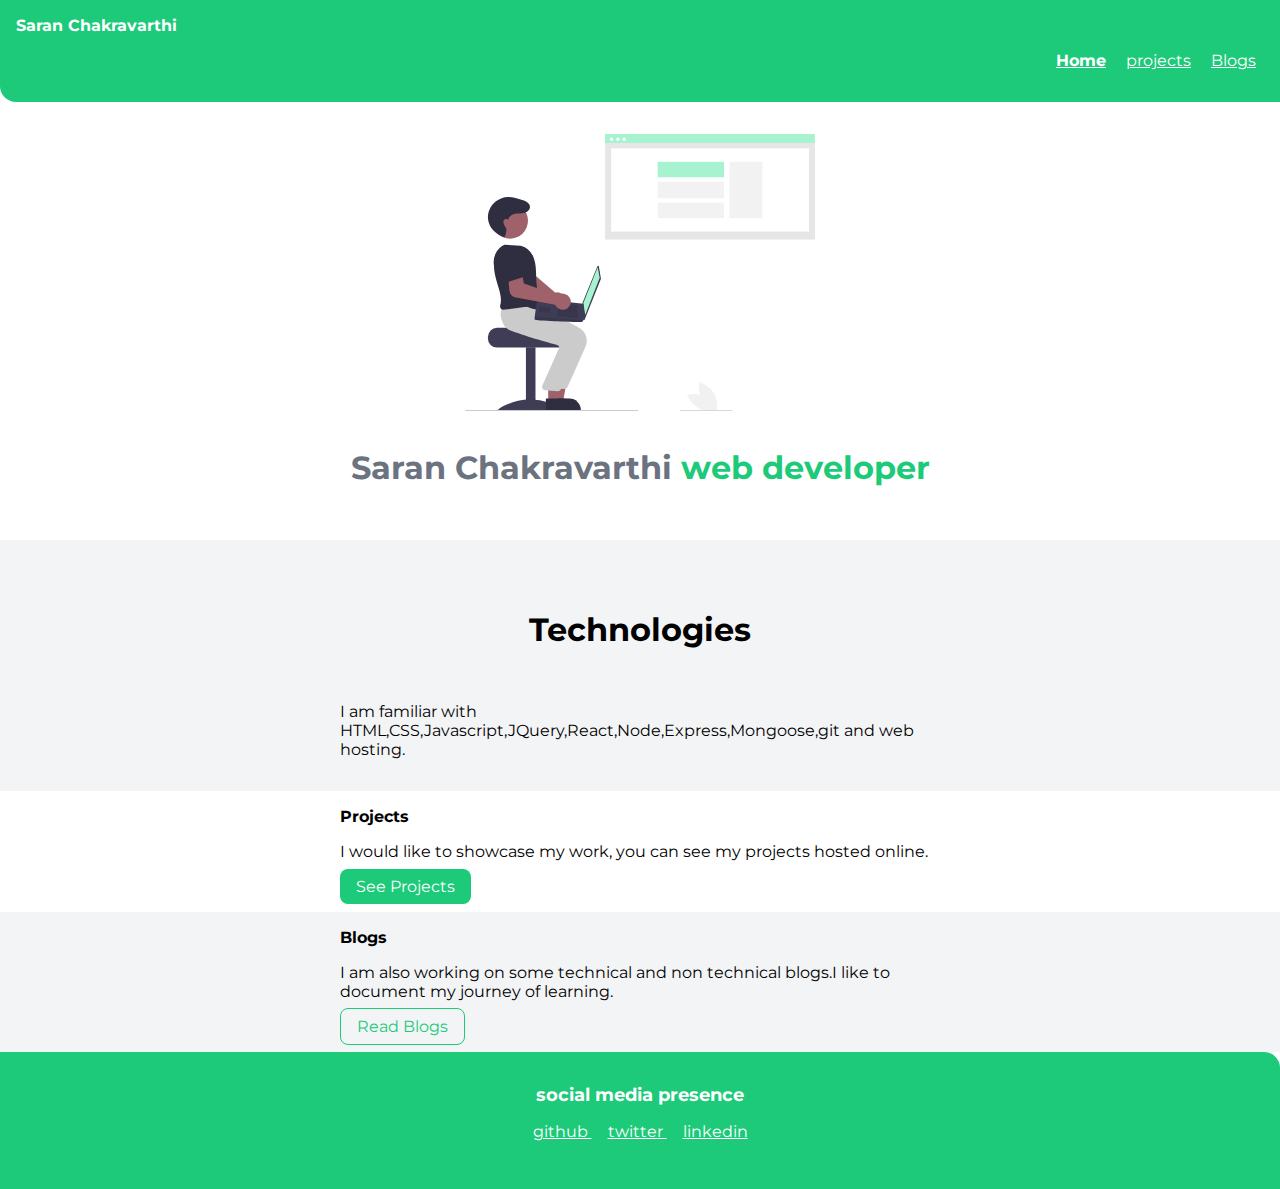
<file: index.html>
<!DOCTYPE html>
<html lang="en">
<head>
    <meta charset="UTF-8">
    <meta http-equiv="X-UA-Compatible" content="IE=edge">
    <meta name="viewport" content="width=device-width, initial-scale=1.0">
    <title>Home | Saran</title>
    <link rel="stylesheet" href="styles.css"/>
</head>
<body>


    <nav class="navigation container">
        <div class="nav-brand">Saran Chakravarthi</div>
        <ul class="list-non-bullet nav-pills">
            <li class="list-item-inline">
                <a class="link link-active  " href="/">Home</a>
            <li class="list-item-inline">
            
                <a class ="link" href="/projects.html">projects</a>
            </li>
            <li class="list-item-inline">
            
                <a class="link" href="/blogs.html">Blogs</a>
            </li>
        </ul>
    </nav>



    <header class="hero">
        <img class="hero-img" src="/images/hero-image.svg">
        <h1 class="hero-heading">Saran Chakravarthi <span class="heading-inverted">web developer</span></h1>
    </header>


    <section class="section ow">
        <div class="container container-center">
            <h1>Technologies</h1>
            <p>I am familiar with HTML,CSS,Javascript,JQuery,React,Node,Express,Mongoose,git and web hosting.</p>
        </div>

    </section>

    <section class="section">
        <div class="container container-center"
            <h1><strong>Projects</strong></h1>
            <p>I would like to showcase my work, you can see my projects hosted online.</p>

            <a class="link link-primary" href="/projects.html">See Projects</a>
        </div>
    </section>

    <section class="section ow">
        <div class="container container-center"
            <h1><strong>Blogs</strong></h1>
            <p>I am also working on some technical and non technical blogs.I like to document my journey of learning.</p>

            <a class="link link-secondary" href="/blogs.html">Read Blogs</a>
        </div>
     </section>


     <footer class="footer">
        <div class="footer-header">social media presence</div>
        <ul class="social-links list-non-bullet">
            <li class="list-item-inline">
                <a class="link" href="https://github.com/chakravarthi0">
                   github
                </a>
            </li>

            <li class="list-item-inline">
                <a class="link" href="https://twitter.com/saranchakravar3">
                    twitter
                </a>
            </li>
            
            <li class="list-item-inline">
                <a class="link" href="https://www.linkedin.com/in/saran-chakravarthi-b44438175/">
                    linkedin
                </a>
            </li>
        </ul>
     </footer>

</body>
</html>
</file>
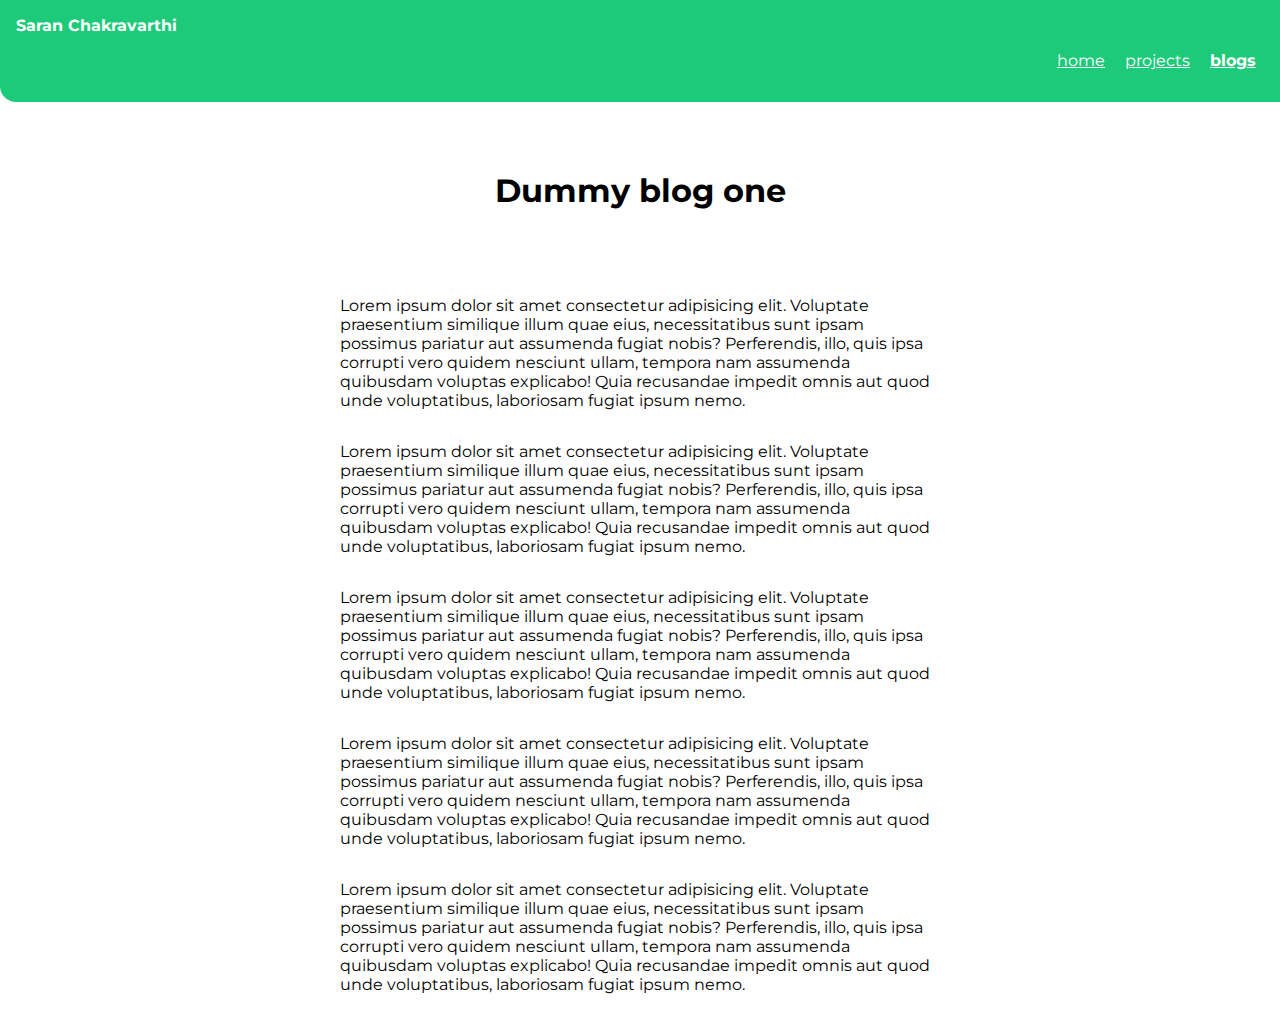
<file: blog1.html>
<!DOCTYPE html>
<html lang="en">

<head>
    <meta charset="UTF-8">
    <meta http-equiv="X-UA-Compatible" content="IE=edge">
    <meta name="viewport" content="width=device-width, initial-scale=1.0">
    <title>Blogs | Saran</title>
    <link rel="stylesheet" href="styles.css"/>
</head>

<body>


    <nav class="navigation container">
        <div class="nav-brand">Saran Chakravarthi</div>
        <ul class="list-non-bullet nav-pills">
            <li class="list-item-inline">
                <a class="link" href="/">home</a>
            </li>
            <li class="list-item-inline">
                <a class="link " href="/projects.html">projects</a>
            </li>
            <li class="list-item-inline">
                <a class="link link-active" href="/blogs.html">blogs</a>
            </li>
        </ul>
    </nav>


    <section class="section ">
        <div class="container container-center">
            <h1>Dummy blog one</h1>
        </div>
    </section>

    <article class="container container-center ">
        Lorem ipsum dolor sit amet consectetur adipisicing elit. Voluptate praesentium similique illum quae eius,
        necessitatibus sunt ipsam possimus pariatur aut assumenda fugiat nobis? Perferendis, illo, quis ipsa corrupti
        vero quidem nesciunt ullam, tempora nam assumenda quibusdam voluptas explicabo! Quia recusandae impedit omnis
        aut quod unde voluptatibus, laboriosam fugiat ipsum nemo.
    </article>

    <article class="container container-center ">
        Lorem ipsum dolor sit amet consectetur adipisicing elit. Voluptate praesentium similique illum quae eius,
        necessitatibus sunt ipsam possimus pariatur aut assumenda fugiat nobis? Perferendis, illo, quis ipsa corrupti
        vero quidem nesciunt ullam, tempora nam assumenda quibusdam voluptas explicabo! Quia recusandae impedit omnis
        aut quod unde voluptatibus, laboriosam fugiat ipsum nemo.
    </article>

    <article class="container container-center ">
        Lorem ipsum dolor sit amet consectetur adipisicing elit. Voluptate praesentium similique illum quae eius,
        necessitatibus sunt ipsam possimus pariatur aut assumenda fugiat nobis? Perferendis, illo, quis ipsa corrupti
        vero quidem nesciunt ullam, tempora nam assumenda quibusdam voluptas explicabo! Quia recusandae impedit omnis
        aut quod unde voluptatibus, laboriosam fugiat ipsum nemo.
    </article>

    <article class="container container-center ">
        Lorem ipsum dolor sit amet consectetur adipisicing elit. Voluptate praesentium similique illum quae eius,
        necessitatibus sunt ipsam possimus pariatur aut assumenda fugiat nobis? Perferendis, illo, quis ipsa corrupti
        vero quidem nesciunt ullam, tempora nam assumenda quibusdam voluptas explicabo! Quia recusandae impedit omnis
        aut quod unde voluptatibus, laboriosam fugiat ipsum nemo.
    </article>

    <article class="container container-center ">
        Lorem ipsum dolor sit amet consectetur adipisicing elit. Voluptate praesentium similique illum quae eius,
        necessitatibus sunt ipsam possimus pariatur aut assumenda fugiat nobis? Perferendis, illo, quis ipsa corrupti
        vero quidem nesciunt ullam, tempora nam assumenda quibusdam voluptas explicabo! Quia recusandae impedit omnis
        aut quod unde voluptatibus, laboriosam fugiat ipsum nemo.
    </article>

</body>

</html>
</file>
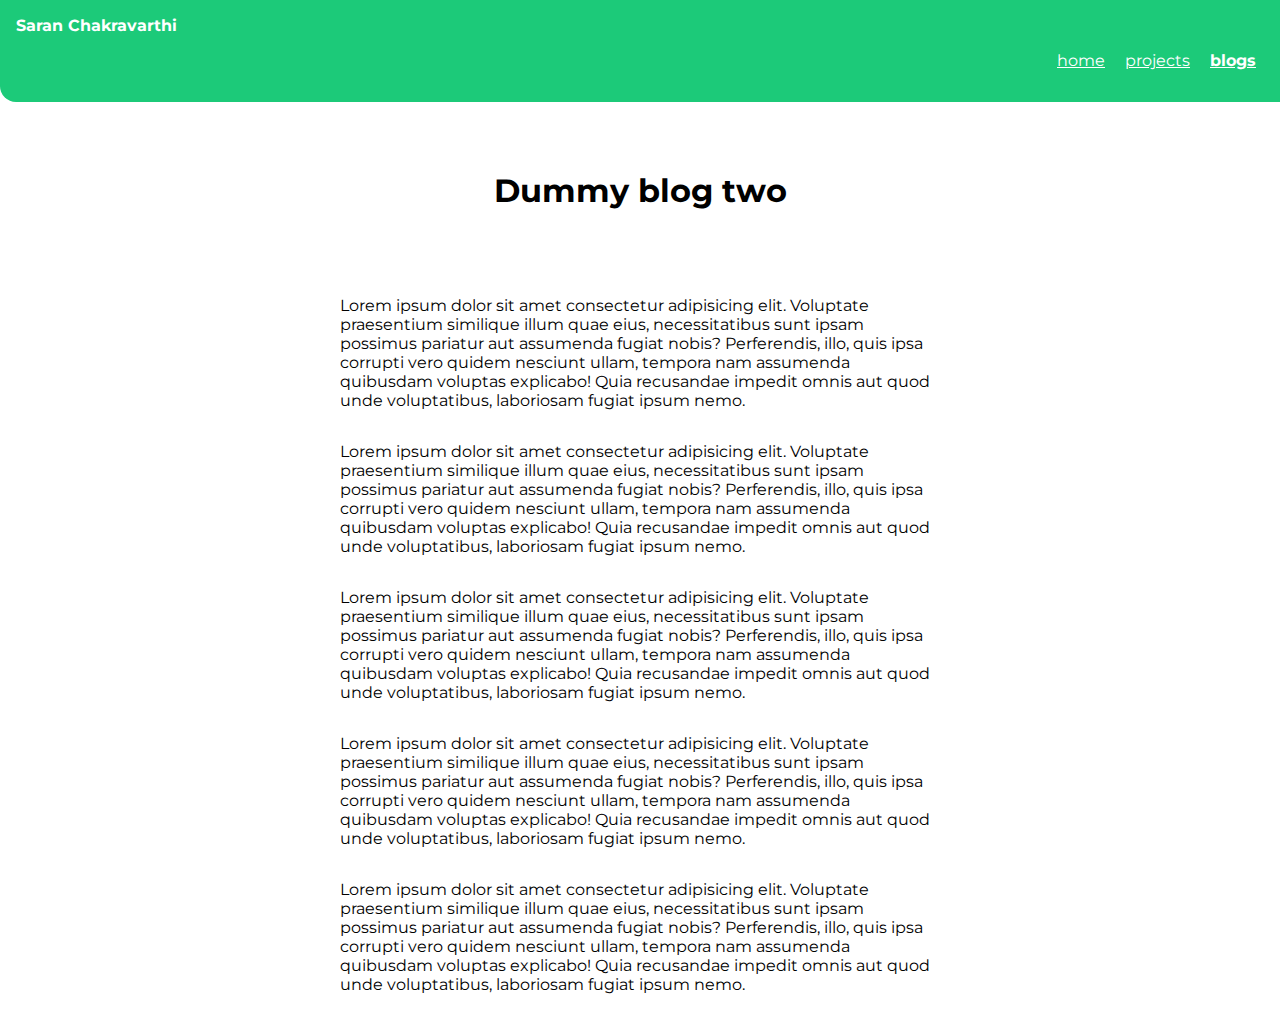
<file: blog2.html>
<!DOCTYPE html>
<html lang="en">

<head>
    <meta charset="UTF-8">
    <meta http-equiv="X-UA-Compatible" content="IE=edge">
    <meta name="viewport" content="width=device-width, initial-scale=1.0">
    <title>Blogs | Saran</title>
    <link rel="stylesheet" href="styles.css"/>
</head>

<body>


    <nav class="navigation container">
        <div class="nav-brand">Saran Chakravarthi</div>
        <ul class="list-non-bullet nav-pills">
            <li class="list-item-inline">
                <a class="link" href="/">home</a>
            </li>
            <li class="list-item-inline">
                <a class="link " href="/projects.html">projects</a>
            </li>
            <li class="list-item-inline">
                <a class="link link-active" href="/blogs.html">blogs</a>
            </li>
        </ul>
    </nav>


    <section class="section ">
        <div class="container container-center">
            <h1>Dummy blog two</h1>
        </div>
    </section>

    <article class="container container-center ">
        Lorem ipsum dolor sit amet consectetur adipisicing elit. Voluptate praesentium similique illum quae eius,
        necessitatibus sunt ipsam possimus pariatur aut assumenda fugiat nobis? Perferendis, illo, quis ipsa corrupti
        vero quidem nesciunt ullam, tempora nam assumenda quibusdam voluptas explicabo! Quia recusandae impedit omnis
        aut quod unde voluptatibus, laboriosam fugiat ipsum nemo.
    </article>

    <article class="container container-center ">
        Lorem ipsum dolor sit amet consectetur adipisicing elit. Voluptate praesentium similique illum quae eius,
        necessitatibus sunt ipsam possimus pariatur aut assumenda fugiat nobis? Perferendis, illo, quis ipsa corrupti
        vero quidem nesciunt ullam, tempora nam assumenda quibusdam voluptas explicabo! Quia recusandae impedit omnis
        aut quod unde voluptatibus, laboriosam fugiat ipsum nemo.
    </article>

    <article class="container container-center ">
        Lorem ipsum dolor sit amet consectetur adipisicing elit. Voluptate praesentium similique illum quae eius,
        necessitatibus sunt ipsam possimus pariatur aut assumenda fugiat nobis? Perferendis, illo, quis ipsa corrupti
        vero quidem nesciunt ullam, tempora nam assumenda quibusdam voluptas explicabo! Quia recusandae impedit omnis
        aut quod unde voluptatibus, laboriosam fugiat ipsum nemo.
    </article>

    <article class="container container-center ">
        Lorem ipsum dolor sit amet consectetur adipisicing elit. Voluptate praesentium similique illum quae eius,
        necessitatibus sunt ipsam possimus pariatur aut assumenda fugiat nobis? Perferendis, illo, quis ipsa corrupti
        vero quidem nesciunt ullam, tempora nam assumenda quibusdam voluptas explicabo! Quia recusandae impedit omnis
        aut quod unde voluptatibus, laboriosam fugiat ipsum nemo.
    </article>

    <article class="container container-center ">
        Lorem ipsum dolor sit amet consectetur adipisicing elit. Voluptate praesentium similique illum quae eius,
        necessitatibus sunt ipsam possimus pariatur aut assumenda fugiat nobis? Perferendis, illo, quis ipsa corrupti
        vero quidem nesciunt ullam, tempora nam assumenda quibusdam voluptas explicabo! Quia recusandae impedit omnis
        aut quod unde voluptatibus, laboriosam fugiat ipsum nemo.
    </article>

</body>

</html>
</file>
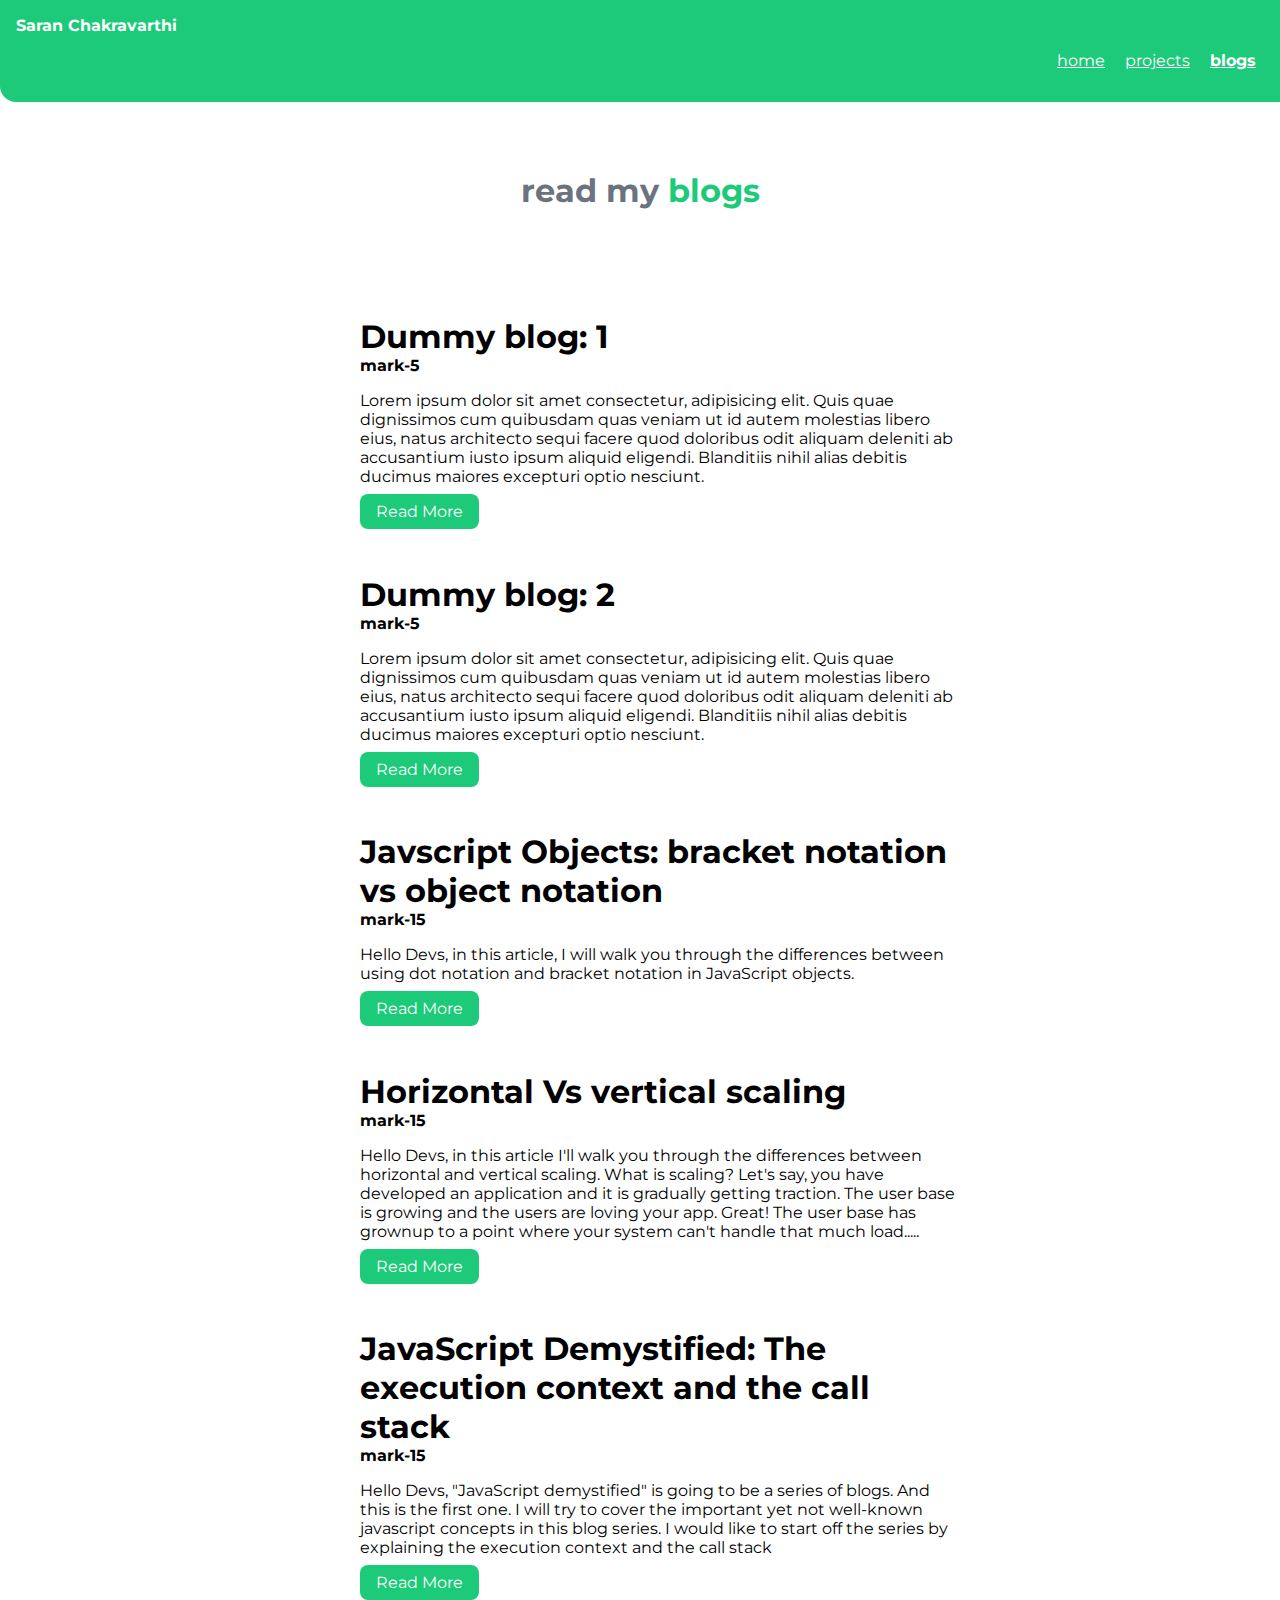
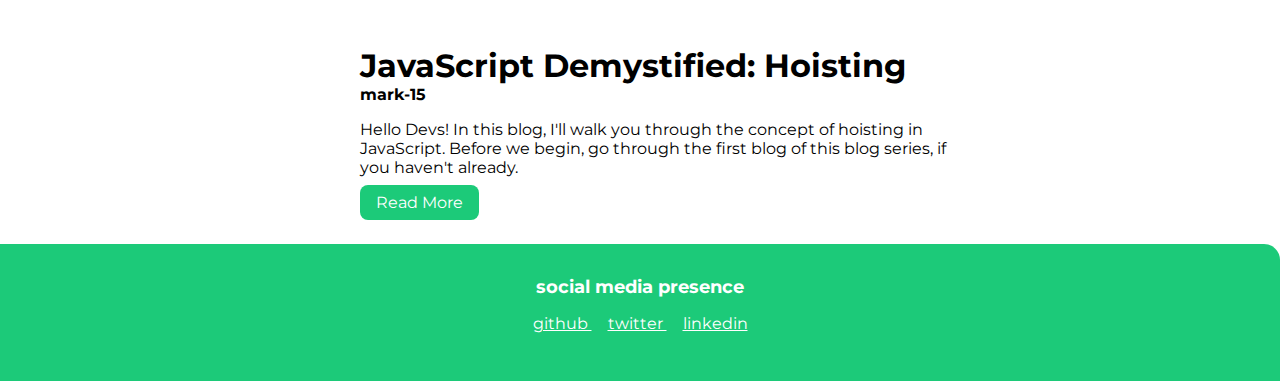
<file: blogs.html>
<!DOCTYPE html>
<html lang="en">

<head>
    <meta charset="UTF-8">
    <meta http-equiv="X-UA-Compatible" content="IE=edge">
    <meta name="viewport" content="width=device-width, initial-scale=1.0">
    <title>Blogs | Saran</title>
    <link rel="stylesheet" href="styles.css" />
</head>

<body>
    <nav class="navigation container">
        <div class="nav-brand">Saran Chakravarthi</div>
        <ul class="list-non-bullet nav-pills">
            <li class="list-item-inline">
                <a class="link" href="/">home</a>
            </li>
            <li class="list-item-inline">
                <a class="link " href="/projects.html">projects</a>
            </li>
            <li class="list-item-inline">
                <a class="link link-active" href="/blogs.html">blogs</a>
            </li>
        </ul>
    </nav>

    <header class="hero">
        <h1 class="hero-heading">read my <span class="heading-inverted">blogs</span></h1>
    </header>

    <ul class="list-non-bullet">

        <li>
            <article class="showcase-list container container-center ">
                <h1  class="no-margin-bottom">Dummy blog: 1</h1>
                <p class="no-margin"><strong>mark-5</strong></p>
                <p>Lorem ipsum dolor sit amet consectetur, adipisicing elit. Quis quae dignissimos cum quibusdam quas
                    veniam ut id autem molestias libero eius, natus architecto sequi facere quod doloribus odit aliquam
                    deleniti ab accusantium iusto ipsum aliquid eligendi. Blanditiis nihil alias debitis ducimus maiores
                    excepturi optio nesciunt.</p>
                <a class="link link-primary" href="/blog1.html">Read
                    More</a>
            </article>

        </li>
        <li>
            <article class="showcase-list container container-center ">
                <h1  class="no-margin-bottom">Dummy blog: 2</h1>
                <p class="no-margin"><strong>mark-5</strong></p>
                <p>Lorem ipsum dolor sit amet consectetur, adipisicing elit. Quis quae dignissimos cum quibusdam quas
                    veniam
                    ut id autem molestias libero eius, natus architecto sequi facere quod doloribus odit aliquam
                    deleniti ab
                    accusantium iusto ipsum aliquid eligendi. Blanditiis nihil alias debitis ducimus maiores excepturi
                    optio
                    nesciunt.</p>
                <a class="link link-primary" href="/blog1.html">Read
                    More</a>
            </article>

        </li>

        <li>
            <article class="showcase-list container container-center ">
                <h1 class="no-margin-bottom">Javscript Objects: bracket notation vs object notation</h1>
                <p class="no-margin"><strong>mark-15</strong></p>
                <p>Hello Devs, in this article, I will walk you through the differences between using dot notation and
                    bracket notation in JavaScript objects.</p>
                <a class="link link-primary"
                    href="https://dev.to/saran_chakravarthi/bracket-notation-vs-dot-notation-in-javascript-objects-1hpo">Read
                    More</a>
            </article>

        </li>

        <li>
            <article class="showcase-list container container-center ">
                <h1 class="no-margin-bottom">Horizontal Vs vertical scaling</h1>
                <p class="no-margin"><strong>mark-15</strong></p>
                <p>Hello Devs, in this article I'll walk you through the differences between horizontal and vertical
                    scaling.

                    What is scaling?
                    Let's say, you have developed an application and it is gradually getting traction. The user base is
                    growing and the users are loving your app. Great!

                    The user base has grownup to a point where your system can't handle that much load.....</p>

                <a class="link link-primary"
                    href="https://dev.to/saran_chakravarthi/horizontal-vs-vertical-scaling-2h1h">Read More</a>
            </article>

        </li>

        <li>
            <article class="showcase-list container container-center ">
                <h1 class="no-margin-bottom">JavaScript Demystified: The execution context and the call stack</h1>
                <p class="no-margin"><strong>mark-15</strong></p>
                <p>Hello Devs, "JavaScript demystified" is going to be a series of blogs. And this is the first one. I
                    will try to cover the important yet not well-known javascript concepts in this blog series. I would
                    like to start off the series by explaining the execution context and the call stack</p>
                <a class="link link-primary"
                    href="https://dev.to/saran_chakravarthi/javascript-demystified-the-execution-context-and-the-call-stack-2gka">Read
                    More</a>
            </article>

        </li>

        <li>
            <article class="showcase-list container container-center ">
                <h1 class="no-margin-bottom">JavaScript Demystified: Hoisting</h1>
                <p class="no-margin"><strong>mark-15</strong></p>
                <p>Hello Devs! In this blog, I'll walk you through the concept of hoisting in JavaScript. Before we
                    begin, go through the first blog of this blog series, if you haven't already.</p>
                <a class="link link-primary"
                    href="https://dev.to/saran_chakravarthi/javascript-demystified-hoisting-21bf">Read
                    More</a>
            </article>

        </li>

    </ul>

    <footer class="footer">
        <div class="footer-header">social media presence</div>
        <ul class="social-links list-non-bullet">
            <li class="list-item-inline">
                <a class="link" href="https://github.com/chakravarthi0">
                    github
                </a>
            </li>

            <li class="list-item-inline">
                <a class="link" href="https://twitter.com/saranchakravar3">
                    twitter
                </a>
            </li>

            <li class="list-item-inline">
                <a class="link" href="https://www.linkedin.com/in/saran-chakravarthi-b44438175/">
                    linkedin
                </a>
            </li>
        </ul>
    </footer>

</body>

</html>
</file>
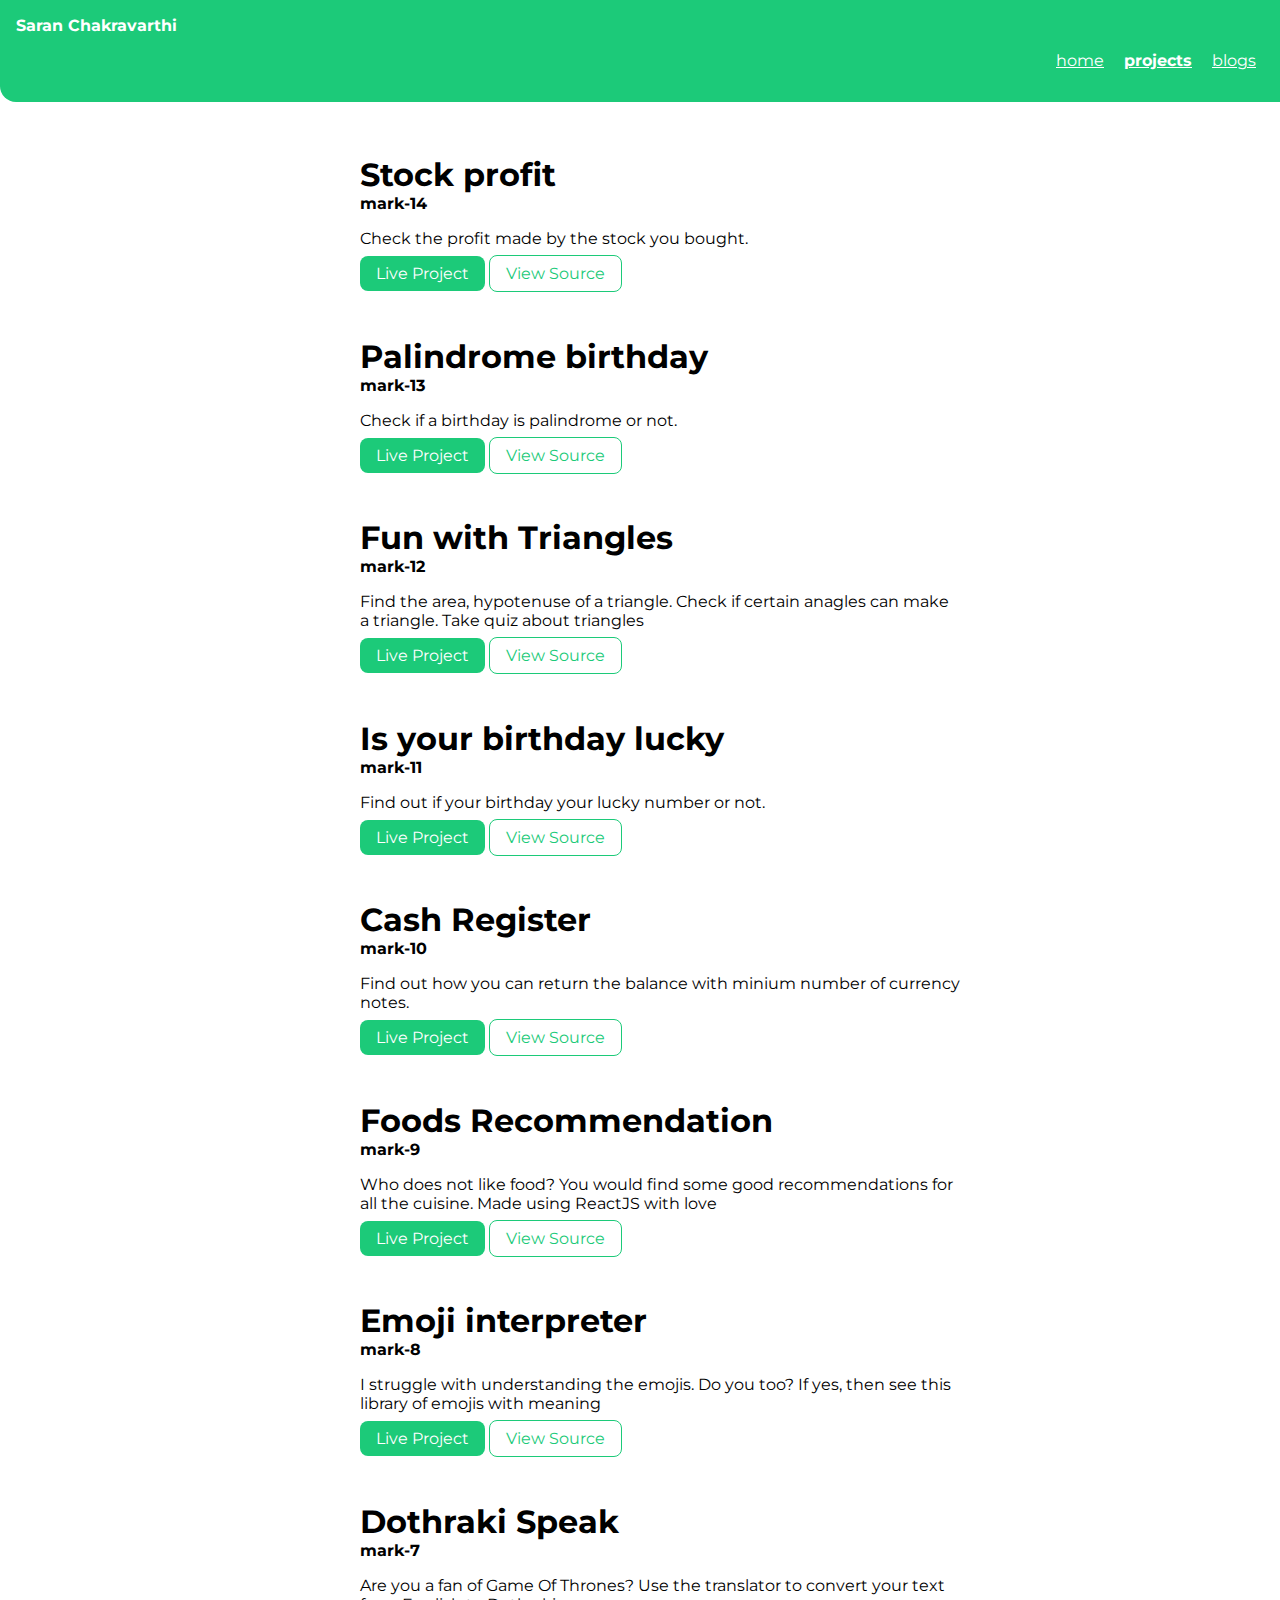
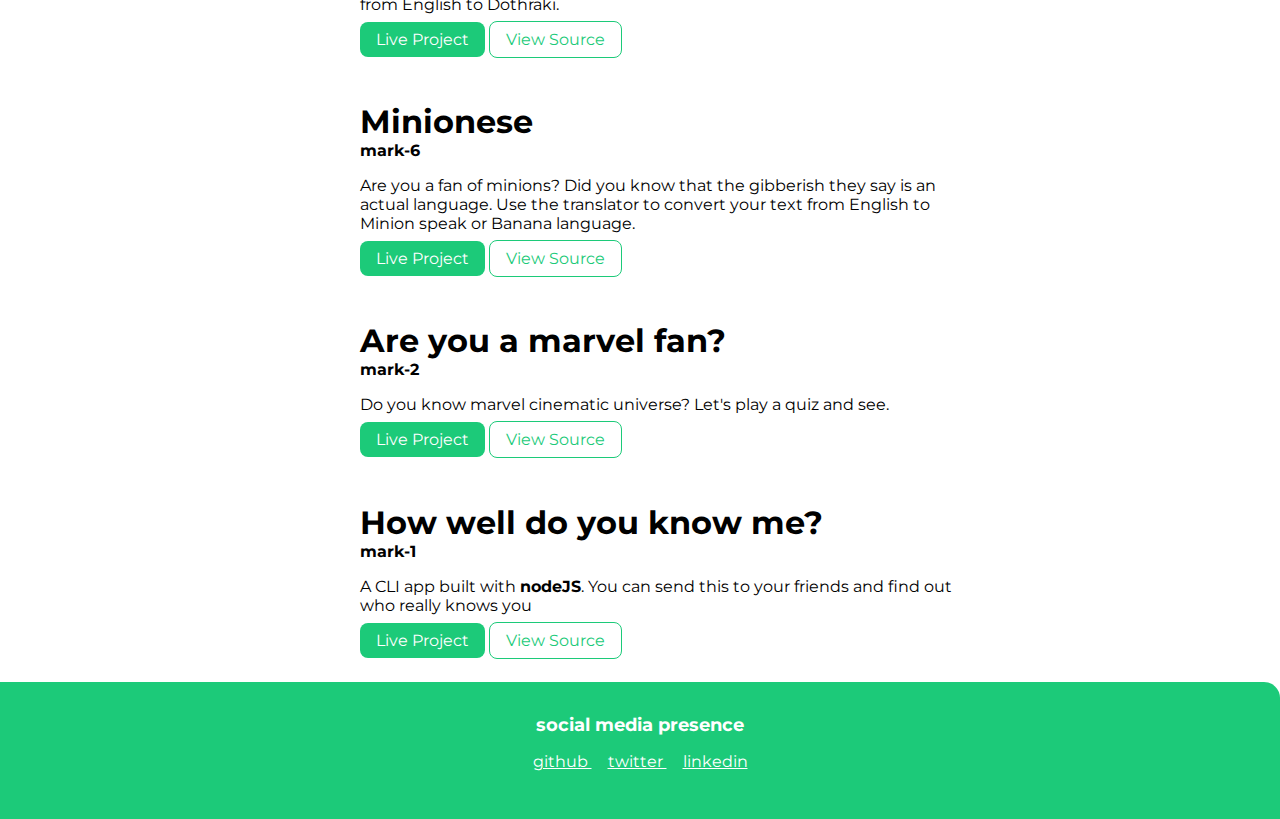
<file: projects.html>
<!DOCTYPE html>
<html lang="en">

<head>
    <meta charset="UTF-8">
    <meta http-equiv="X-UA-Compatible" content="IE=edge">
    <meta name="viewport" content="width=device-width, initial-scale=1.0">
    <title>Projects | saran</title>
    <link rel="stylesheet" href="styles.css" />
</head>

<body>

    <nav class="navigation container">
        <div class="nav-brand">Saran Chakravarthi</div>
        <ul class="list-non-bullet nav-pills">
            <li class="list-item-inline">
                <a class="link" href="/">home</a>
            </li>
            <li class="list-item-inline">
                <a class="link link-active" href="/projects.html">projects</a>
            </li>
            <li class="list-item-inline">
                <a class="link" href="/blogs.html">blogs</a>
            </li>
        </ul>
    </nav>


    <ul class="list-non-bullet">

        <li>
            <article class="showcase-list container container-center ">
                <h1 class="no-margin-bottom">Stock profit</h1>
                <p class="no-margin"><strong>mark-14</strong></p>
                <p>Check the profit made by the stock you bought. </p>

                <a class="link link-primary" href="https://profit-or-loss-14.netlify.app/">Live Project</a>
                <a class="link link-secondary" href="https://github.com/Chakravarthi0/mark-fourteen">View Source</a>

            </article>

        </li>

        <li>
            <article class="showcase-list container container-center ">
                <h1 class="no-margin-bottom">Palindrome birthday</h1>
                <p class="no-margin"><strong>mark-13</strong></p>
                <p>Check if a birthday is palindrome or not.</p>

                <a class="link link-primary" href="https://palindrome-date-13.netlify.app/">Live Project</a>
                <a class="link link-secondary" href="https://github.com/Chakravarthi0/mark-thirteen">View Source</a>

            </article>

        </li>

        <li>
            <article class="showcase-list container container-center ">
                <h1 class="no-margin-bottom">Fun with Triangles</h1>
                <p class="no-margin"><strong>mark-12</strong></p>
                <p>Find the area, hypotenuse of a triangle. Check if certain anagles can make a triangle. Take quiz
                    about triangles</p>

                <a class="link link-primary" href="https://triangles12.netlify.app/">Live Project</a>
                <a class="link link-secondary" href="https://github.com/Chakravarthi0/mark-twelve">View Source</a>

            </article>

        </li>


        <li>
            <article class="showcase-list container container-center ">
                <h1 class="no-margin-bottom">Is your birthday lucky</h1>
                <p class="no-margin"><strong>mark-11</strong></p>
                <p>Find out if your birthday your lucky number or not.</p>

                <a class="link link-primary" href="https://lucky-birthday-11.netlify.app/">Live Project</a>
                <a class="link link-secondary" href="https://github.com/Chakravarthi0/mark-eleven">View Source</a>

            </article>

        </li>

        <li>
            <article class="showcase-list container container-center ">
                <h1 class="no-margin-bottom">Cash Register</h1>
                <p class="no-margin"><strong>mark-10</strong></p>
                <p>Find out how you can return the balance with minium number of currency notes.</p>

                <a class="link link-primary" href="https://cash-register-10.netlify.app/">Live Project</a>
                <a class="link link-secondary" href="https://github.com/Chakravarthi0/mark-ten">View Source</a>

            </article>

        </li>

        <li>
            <article class="showcase-list container container-center ">
                <h1 class="no-margin-bottom">Foods Recommendation</h1>
                <p class="no-margin"><strong>mark-9</strong></p>
                <p>Who does not like food? You would find some good recommendations for all the cuisine. Made using ReactJS
                    with love</p>

                <a class="link link-primary" href="https://food-recommendation-09.netlify.app/">Live Project</a>
                <a class="link link-secondary" href="https://github.com/Chakravarthi0/mark-nine">View Source</a>

            </article>

        </li>

        <li>
            <article class="showcase-list container container-center ">
                <h1 class="no-margin-bottom">Emoji interpreter</h1>
                <p class="no-margin"><strong>mark-8</strong></p>
                <p>I struggle with understanding the emojis. Do you too? If yes, then see this library of emojis with
                    meaning</p>

                <a class="link link-primary" href="https://emoji-interpreter-saran.netlify.app/">Live Project</a>
                <a class="link link-secondary" href="https://github.com/Chakravarthi0/mark-eight">View Source</a>

            </article>

        </li>

        <li>
            <article class="showcase-list container container-center ">
                <h1 class="no-margin-bottom">Dothraki Speak</h1>
                <p class="no-margin"><strong>mark-7</strong></p>
                <p>Are you a fan of Game Of Thrones? Use the translator to convert your text from English to Dothraki.
                </p>

                <a class="link link-primary" href="https://talk-dothraki-01.netlify.app/">Live Project</a>
                <a class="link link-secondary" href="https://github.com/Chakravarthi0/markSeven">View Source</a>

            </article>

        </li>

        <li>
            <article class="showcase-list container container-center ">
                <h1 class="no-margin-bottom">Minionese</h1>
                <p class="no-margin"><strong>mark-6</strong></p>
                <p>Are you a fan of minions? Did you know that the gibberish they say is an actual language. Use the
                    translator to convert your text from English to Minion speak or Banana language.</p>

                <a class="link link-primary" href="https://talk-bananaaaaa.netlify.app/">Live Project</a>
                <a class="link link-secondary" href="https://github.com/Chakravarthi0/markSix">View Source</a>

            </article>

        </li>


        <li>
            <article class="showcase-list container container-center ">
                <h1 class="no-margin-bottom">Are you a marvel fan?</h1>
                <p class="no-margin"><strong>mark-2</strong></p>
                <p>Do you know marvel cinematic universe? Let's play a quiz and see.</p>

                <a class="link link-primary" href="https://replit.com/@SaranChakravart/markTwo?embed=true#index.js">Live
                    Project</a>
                <a class="link link-secondary" href="https://github.com/Chakravarthi0/markTwo">View Source</a>

            </article>

        </li>

        <li>
            <article class="showcase-list container container-center ">
                <h1 class="no-margin-bottom">How well do you know me?</h1>
                <p class="no-margin"><strong>mark-1</strong></p>
                <p>A CLI app built with <strong>nodeJS</strong>. You can send this to your friends and find out who
                    really knows you</p>

                <a class="link link-primary" href="https://replit.com/@SaranChakravart/markOne?embed=true#index.js">Live
                    Project</a>
                <a class="link link-secondary" href="https://github.com/Chakravarthi0/markOne">View Source</a>
            </article>

        </li>

    </ul>

    <footer class="footer">
        <div class="footer-header">social media presence</div>
        <ul class="social-links list-non-bullet">
            <li class="list-item-inline">
                <a class="link" href="https://github.com/chakravarthi0">
                    github
                </a>
            </li>

            <li class="list-item-inline">
                <a class="link" href="https://twitter.com/saranchakravar3">
                    twitter
                </a>
            </li>

            <li class="list-item-inline">
                <a class="link" href="https://www.linkedin.com/in/saran-chakravarthi-b44438175/">
                    linkedin
                </a>
            </li>
        </ul>
    </footer>

</body>

</html>
</file>
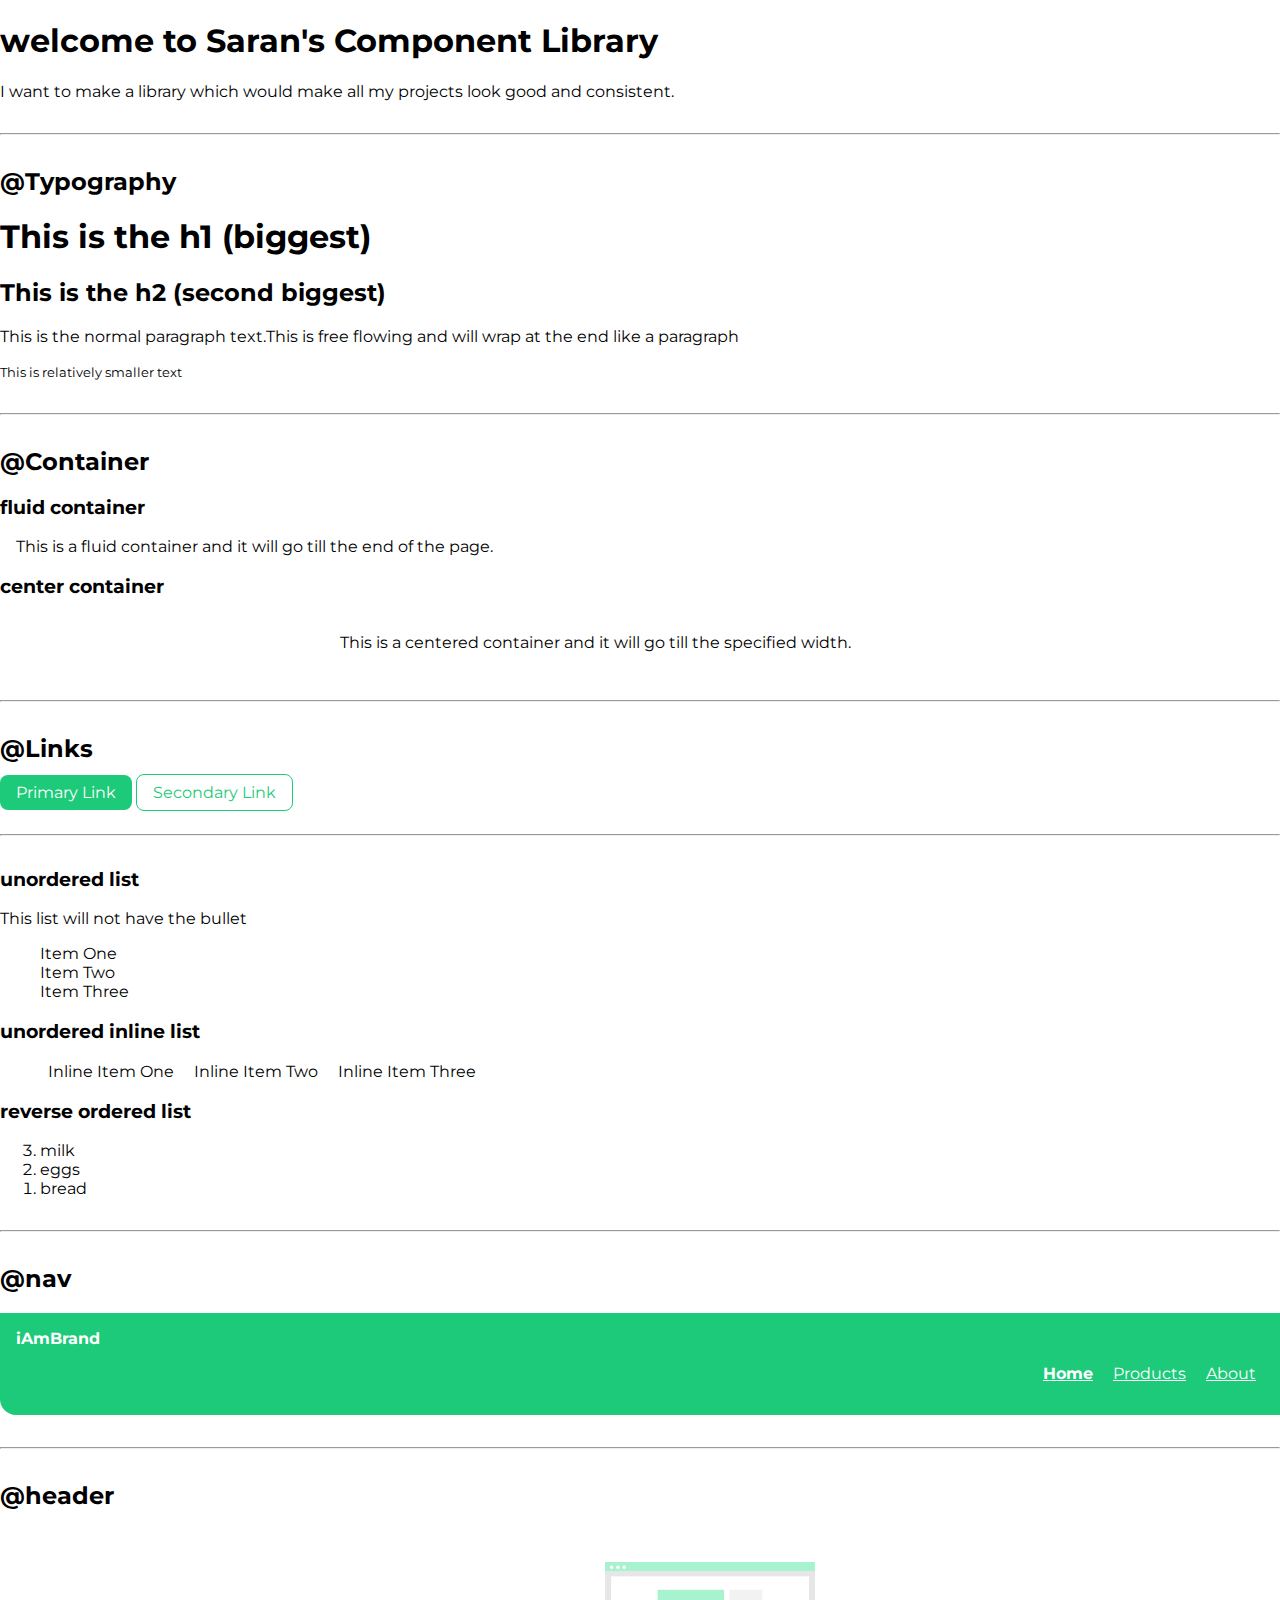
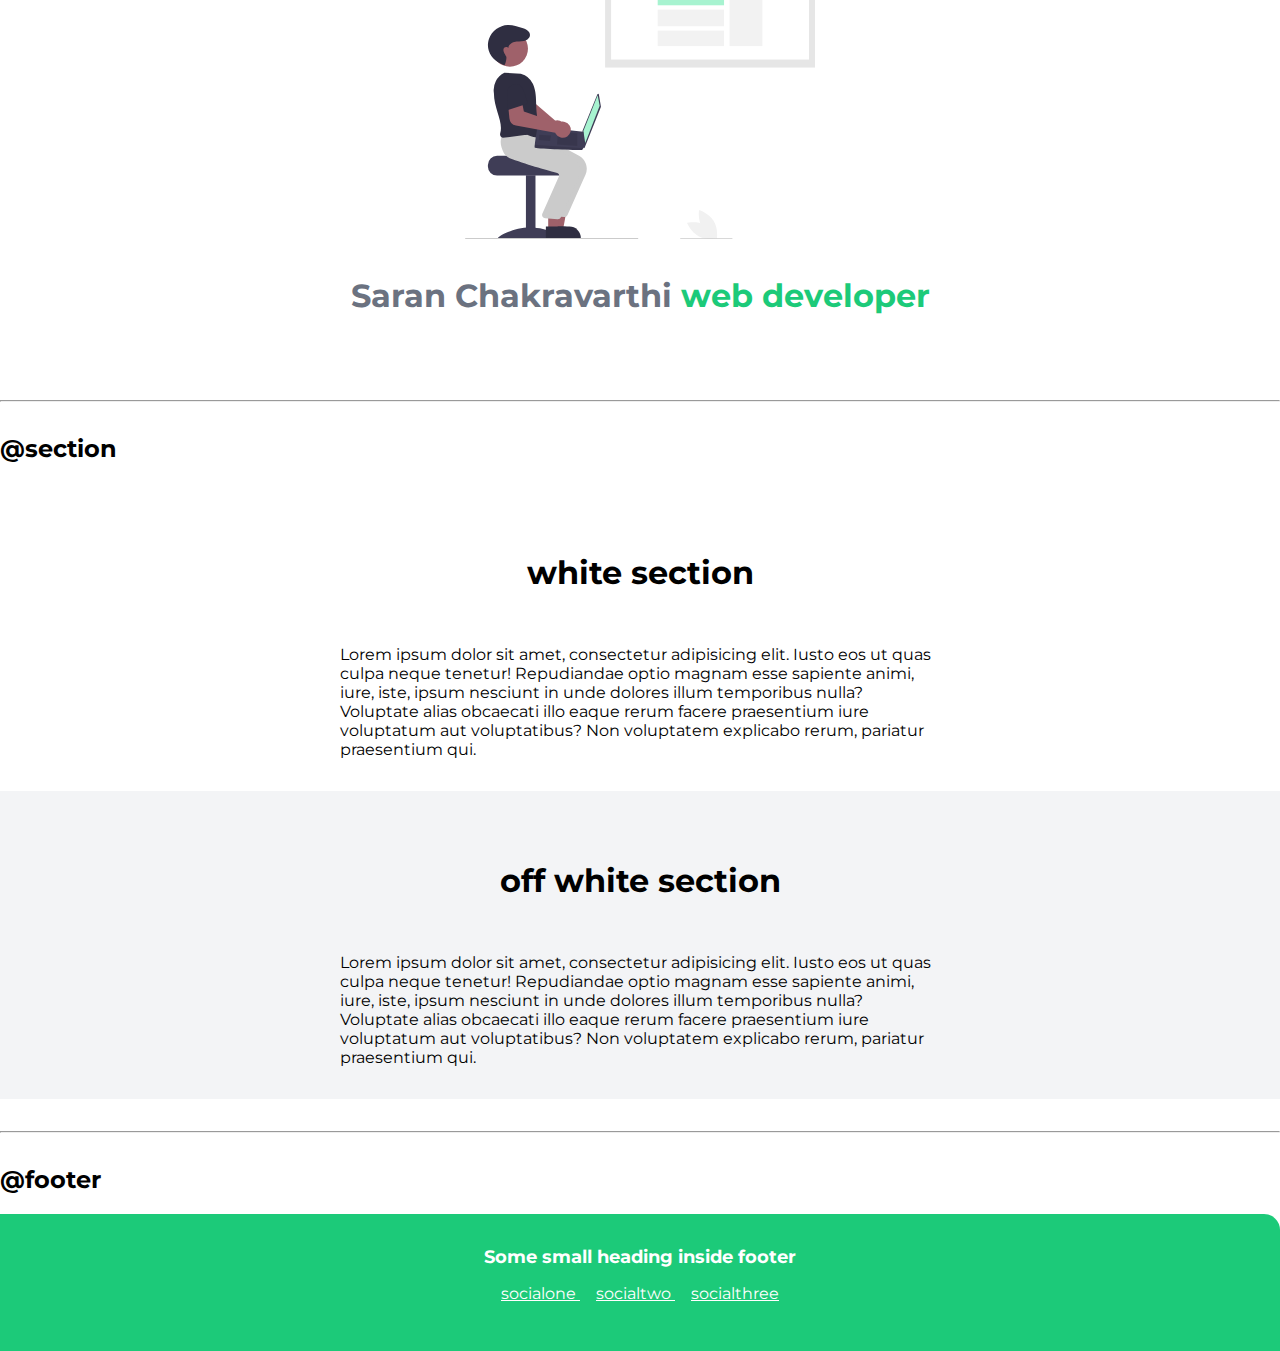
<file: lib/components.html>
<!DOCTYPE html>
<html lang="en">

<head>
    <meta charset="UTF-8">
    <meta http-equiv="X-UA-Compatible" content="IE=edge">
    <meta name="viewport" content="width=device-width, initial-scale=1.0">
    <title>Component Library</title>
    <link rel="stylesheet" href="../styles.css"/>
</head>

<body>
    <h1>welcome to Saran's Component Library</h1>

    <p>I want to make a library which would make all my projects look good and consistent.</p>

    <hr>

    <h2>@Typography</h2>
    <h1>This is the h1 (biggest)</h1>
    <h2>This is the h2 (second biggest)</h2>
    <p>This is the normal paragraph text.This is free flowing and will wrap at the end like a paragraph</p>
    <!-- <p>This paragraph will have a <strong>bold</strong> text</p> -->
    <small>This is relatively smaller text</small>

    <hr>

    <h2>@Container</h2>

    <h3>fluid container</h3>
    <div class="container">This is a fluid container and it will go till the end of the page.</div>

    <h3>center container</h3>
    <div class="container container-center">This is a centered container and it will go till the specified width.</div>

    <hr>

    <h2>@Links</h2>

    <a class="link-primary" href="/">Primary Link</a>
    <a class="link-secondary" href="/">Secondary Link</a>

    <hr>

    <h3>unordered list</h3>
    <p>This list will not have the bullet</p>
    <ul class="list-non-bullet">
        <li>Item One</li>
        <li>Item Two</li>
        <li>Item Three</li>

    </ul>

    <h3>unordered inline list</h3>

    <ul class="list-non-bullet">
        <li class="list-item-inline">Inline Item One</li>
        <li class="list-item-inline ">Inline Item Two</li>
        <li class="list-item-inline">Inline Item Three</li>

    </ul>

    <h3>reverse ordered list</h3>

    <ol reversed>
        <li>milk</li>
        <li>eggs</li>
        <li>bread</li>
    </ol>

    <hr>

    <h2>@nav</h2>

    <nav class="navigation container">
        <div class="nav-brand">iAmBrand</div>
        <ul class="list-non-bullet nav-pills">
            <li class="list-item-inline">
                <a class="link link-active  " href="/">Home</a>
            <li class="list-item-inline">
            
                <a class ="link" href="/">Products</a>
            </li>
            <li class="list-item-inline">
            
                <a class="link" href="/">About</a>
            </li>
        </ul>
    </nav>

    <hr>

    <h2> @header </h2>

   <header class="hero">
        <img class="hero-img" src="/images/hero-image.svg">
        <h1 class="hero-heading">Saran Chakravarthi <span class="heading-inverted">web developer</span></h1>
    </header>
    <hr>



    <h2>@section</h2>
    <section class="section">
        <div class="container container-center">
            <h1>white section</h1>
            <p>Lorem ipsum dolor sit amet, consectetur adipisicing elit. Iusto eos ut quas culpa neque tenetur!
                Repudiandae optio magnam esse sapiente animi, iure, iste, ipsum nesciunt in unde dolores illum
                temporibus nulla? Voluptate alias obcaecati illo eaque rerum facere praesentium iure voluptatum aut
                voluptatibus? Non voluptatem explicabo rerum, pariatur praesentium qui.</p>
        </div>

    </section>

    <section class="section ow">
        <div class="container container-center">
            <h1>off white section</h1>
            <p>Lorem ipsum dolor sit amet, consectetur adipisicing elit. Iusto eos ut quas culpa neque tenetur!
                Repudiandae optio magnam esse sapiente animi, iure, iste, ipsum nesciunt in unde dolores illum
                temporibus nulla? Voluptate alias obcaecati illo eaque rerum facere praesentium iure voluptatum aut
                voluptatibus? Non voluptatem explicabo rerum, pariatur praesentium qui.</p>
        </div>

    </section>

    <hr>

    <h2>@footer</h2>

    <footer class="footer">
        <div class="footer-header">Some small heading inside footer</div>
        <ul class="social-links list-non-bullet">
            <li class="list-item-inline">
                <a class="link" href="/">
                    socialone
                </a>
            </li>
            <li class="list-item-inline">
                <a class="link" href="/">
                    socialtwo
                </a>
            </li>
            <li class="list-item-inline">
                <a class="link" href="/">
                    socialthree
                </a>
            </li>

        </ul>
    </footer>

</body>

</html>
</file>
<file: styles.css>
@import url("https://fonts.googleapis.com/css2?family=Montserrat:wght@400;700&display=swap");

:root {
  --primary-color: #1cca79;
  --dark-gray: #6b7280;
  --off-white: #f3f4f6;
}

body {
  font-family: "Montserrat", sans-serif;
  margin: 0px;
}

hr {
  margin: 2rem 0rem;
}


/* .container-fluid {
  padding: 0rem 1rem;
}

.container {
  margin: auto;
  padding: 0rem 1rem;
  max-width: 600px;
} */
.container{
    padding: 0rem 1rem;
}

.container-center{
    max-width: 600px;
    margin: auto;
    padding: 1rem 1rem;
}

/* Links */

.link-primary {
  text-decoration: none;
  color: white;
  background-color: var(--primary-color);
  width: max-content;
  min-width: 140px;
  border-radius: 0.5rem;
  padding: 0.5rem 1rem 0.5rem 1rem;
}

.link-secondary {
  text-decoration: none;
  color: var(--primary-color);
  border: 1px solid var(--primary);
  width: max-content;
  min-width: 140px;
  border-radius: 0.5rem;
  padding: 0.5rem 1rem 0.5rem 1rem;
  border: 1px solid var(--primary-color);
}

/* List */

.list-non-bullet {
  list-style: none;
}

.list-item-inline {
  display: inline;
  padding: 0rem 0.5rem;
}

/* Navigation */

.navigation{
    background-color: var(--primary-color);
    color: white;
    padding: 1rem;
    border-bottom-left-radius: 1rem;
}
.navigation .nav-brand{
    font-weight: bold;
}
.navigation .nav-pills{
    text-align: right;
}

.navigation .link{
    color: white;
}

.navigation .link-active{
    font-weight: bold;
}


/* Header */

.hero{
    padding: 2rem;
}

.hero .hero-img{
    max-width: 350px;
    display: block;
    margin: auto;
}

.hero .hero-heading{
    text-align: center;
    padding-top: 1rem;
    color: var(--dark-gray);
}

.hero .hero-heading .heading-inverted{
    color: var(--primary-color);
}


/* Section */

.section h1{
    text-align: center;
    padding: 2rem;
}

.ow{
    background-color: var(--off-white);
}

/* Footer */

.footer{
    background-color: var(--primary-color);
    padding: 2rem 1rem;
    text-align: center;
    color: white;
    border-top-right-radius: 1rem;
}

.footer .link{
    color: white;
}

.footer .footer-header{
    font-weight: bold;
    font-size: large;
}
.footer ul{
    padding-inline-start: 0px;
}

.no-margin-bottom{
  margin-bottom: 0;
}

.no-margin{
  margin: 0;
}
</file>
